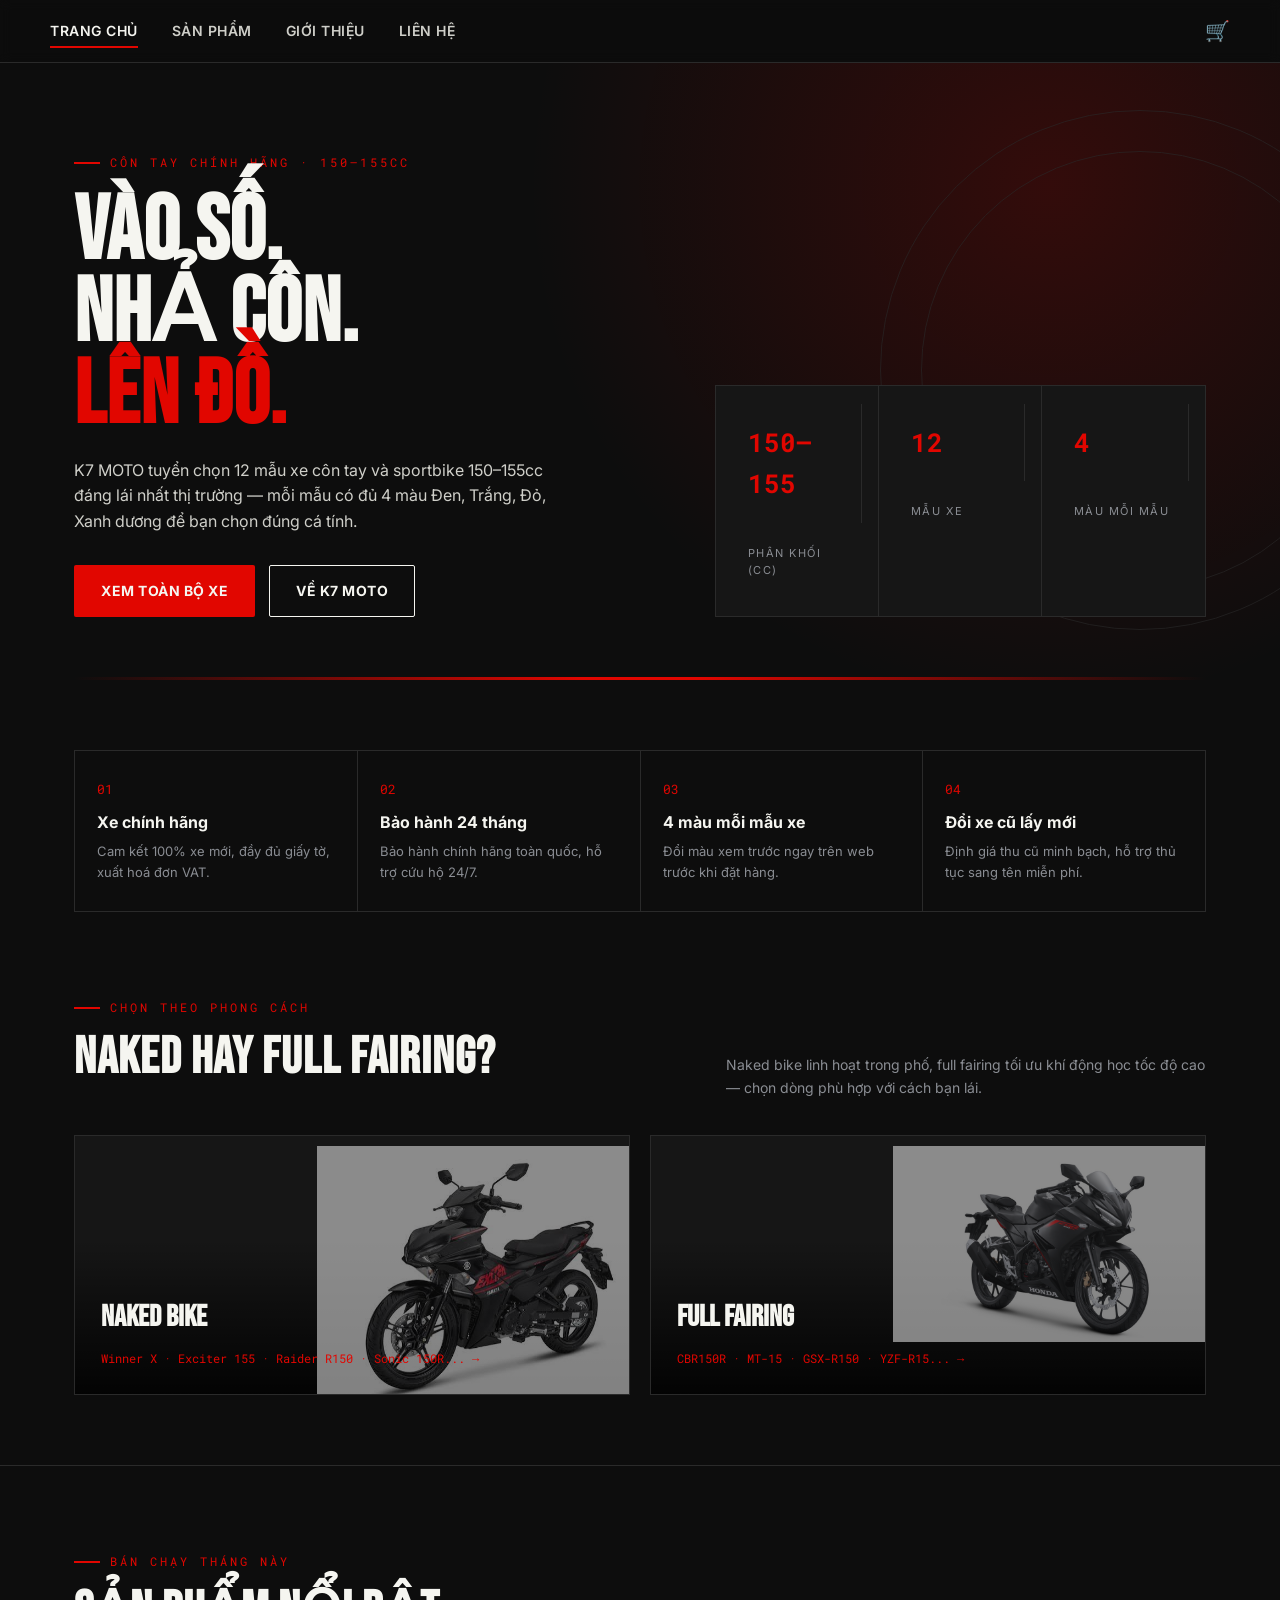
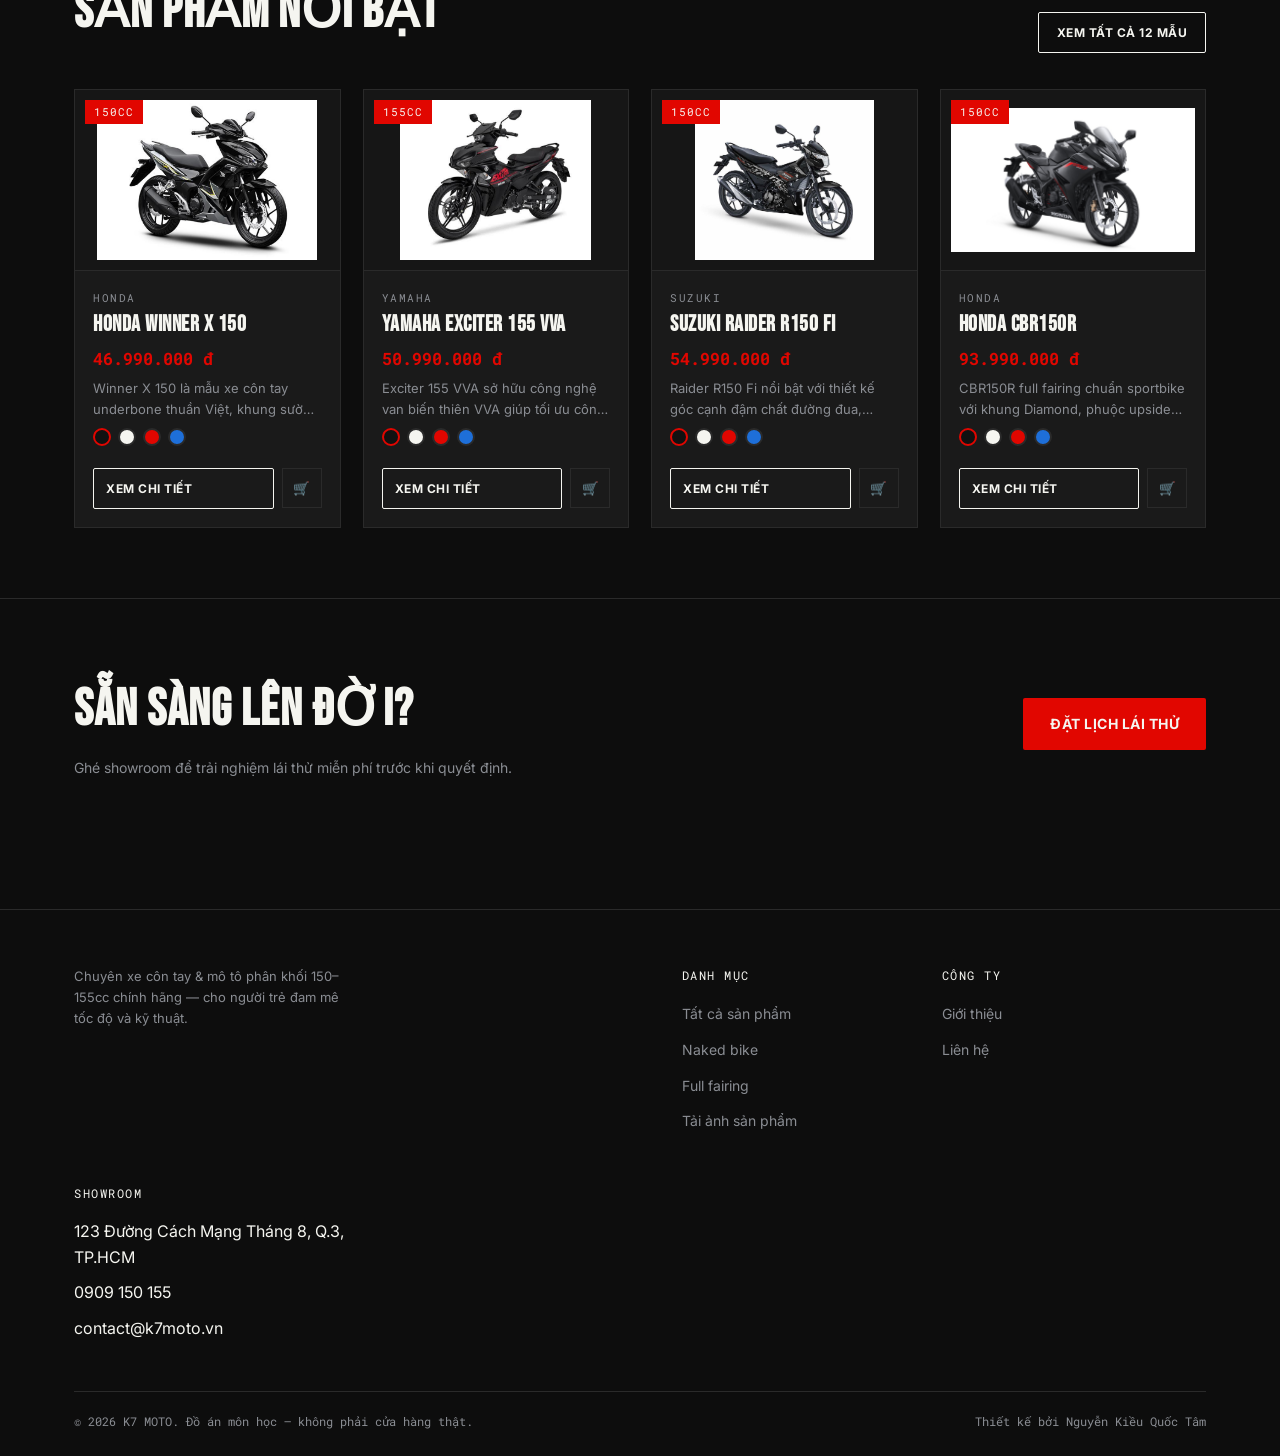
<file: index.html>
<!DOCTYPE html>
<html lang="vi">
<head>
  <meta charset="UTF-8">
  <meta name="viewport" content="width=device-width, initial-scale=1.0">
  <title>K7 MOTO — Xe côn tay & phân khối lớn 150-155cc</title>
  <meta name="description" content="K7 MOTO chuyên xe côn tay và mô tô phân khối 150-155cc, 12 mẫu xe, mỗi xe 4 màu: Đen, Trắng, Đỏ, Xanh dương.">
  <link rel="stylesheet" href="css/style.css">
</head>
<body>

  <header class="site-header">
    <div class="wrap nav">
      <nav class="nav-links">
        <a href="index.html" class="active">Trang chủ</a>
        <a href="html/san-pham.html">Sản phẩm</a>
        <a href="html/gioi-thieu.html">Giới thiệu</a>
        <a href="html/lien-he.html">Liên hệ</a>
      </nav>
      <div class="nav-actions">
        <a href="html/san-pham.html" class="nav-cart" title="Giỏ hàng">🛒<span class="cart-count">0</span></a>
        <button class="nav-toggle" aria-label="Mở menu"><span></span><span></span><span></span></button>
      </div>
    </div>
  </header>

  <section class="hero">
    <div class="hero-dial"></div>
    <div class="wrap hero-inner">
      <div>
        <p class="eyebrow">Côn tay chính hãng · 150–155cc</p>
        <h1 class="hero-title">VÀO SỐ.<br>NHẢ CÔN.<br><span class="accent">LÊN ĐỒ.</span></h1>
        <p class="hero-desc">K7 MOTO tuyển chọn 12 mẫu xe côn tay và sportbike 150–155cc đáng lái nhất thị trường — mỗi mẫu có đủ 4 màu Đen, Trắng, Đỏ, Xanh dương để bạn chọn đúng cá tính.</p>
        <div class="hero-cta">
          <a href="html/san-pham.html" class="btn btn-primary">Xem toàn bộ xe</a>
          <a href="html/gioi-thieu.html" class="btn btn-outline">Về K7 MOTO</a>
        </div>
      </div>
      <div class="spec-strip">
        <div><div class="spec-value">150–155</div><div class="spec-label">Phân khối (cc)</div></div>
        <div><div class="spec-value">12</div><div class="spec-label">Mẫu xe</div></div>
        <div><div class="spec-value">4</div><div class="spec-label">Màu mỗi mẫu</div></div>
      </div>
    </div>
  </section>

  <div class="wrap"><div class="redline"></div></div>

  <section class="section" style="padding-bottom:0;">
    <div class="wrap">
      <div class="usp-grid">
        <div class="usp-item">
          <div class="usp-num">01</div>
          <div class="usp-title">Xe chính hãng</div>
          <div class="usp-text">Cam kết 100% xe mới, đầy đủ giấy tờ, xuất hoá đơn VAT.</div>
        </div>
        <div class="usp-item">
          <div class="usp-num">02</div>
          <div class="usp-title">Bảo hành 24 tháng</div>
          <div class="usp-text">Bảo hành chính hãng toàn quốc, hỗ trợ cứu hộ 24/7.</div>
        </div>
        <div class="usp-item">
          <div class="usp-num">03</div>
          <div class="usp-title">4 màu mỗi mẫu xe</div>
          <div class="usp-text">Đổi màu xem trước ngay trên web trước khi đặt hàng.</div>
        </div>
        <div class="usp-item">
          <div class="usp-num">04</div>
          <div class="usp-title">Đổi xe cũ lấy mới</div>
          <div class="usp-text">Định giá thu cũ minh bạch, hỗ trợ thủ tục sang tên miễn phí.</div>
        </div>
      </div>
    </div>
  </section>

  <section class="section">
    <div class="wrap">
      <div class="section-head">
        <div>
          <p class="eyebrow">Chọn theo phong cách</p>
          <h2 class="section-title">Naked hay Full Fairing?</h2>
        </div>
        <p class="section-sub">Naked bike linh hoạt trong phố, full fairing tối ưu khí động học tốc độ cao — chọn dòng phù hợp với cách bạn lái.</p>
      </div>
      <div class="cat-grid">
        <a href="html/san-pham.html?loai=naked" class="cat-card">
          <img src="assets/img/exciter-155-vva-den.jpg" alt="Naked bike">
          <h3 class="cat-title">Naked Bike</h3>
          <span class="cat-link">Winner X · Exciter 155 · Raider R150 · Sonic 150R... →</span>
        </a>
        <a href="html/san-pham.html?loai=fullfairing" class="cat-card">
         <img src="assets/img/cbr150r-den.jpg" alt="Full fairing">
          <h3 class="cat-title">Full Fairing</h3>
          <span class="cat-link">CBR150R · MT-15 · GSX-R150 · YZF-R15... →</span>
        </a>
      </div>
    </div>
  </section>

  <section class="section" style="border-top:1px solid var(--line);">
    <div class="wrap">
      <div class="section-head">
        <div>
          <p class="eyebrow">Bán chạy tháng này</p>
          <h2 class="section-title">Sản phẩm nổi bật</h2>
        </div>
        <a href="html/san-pham.html" class="btn btn-outline btn-sm">Xem tất cả 12 mẫu</a>
      </div>
      <div id="product-list-featured" class="row"></div>
    </div>
  </section>

  <section class="section" style="border-top:1px solid var(--line);">
    <div class="wrap" style="display:flex; align-items:center; justify-content:space-between; flex-wrap:wrap; gap:20px;">
      <div>
        <h2 class="section-title" style="margin-bottom:6px;">Sẵn sàng lên đời?</h2>
        <p class="section-sub">Ghé showroom để trải nghiệm lái thử miễn phí trước khi quyết định.</p>
      </div>
      <a href="html/lien-he.html" class="btn btn-primary">Đặt lịch lái thử</a>
    </div>
  </section>

  <footer class="site-footer">
    <div class="wrap">
      <div class="footer-grid">
        <div>
          <a href="index.html" class="footer-logo">
          <p class="footer-desc">Chuyên xe côn tay & mô tô phân khối 150–155cc chính hãng — cho người trẻ đam mê tốc độ và kỹ thuật.</p>
        </div>
        <div>
          <p class="footer-heading">Danh mục</p>
          <ul class="footer-links">
            <li><a href="html/san-pham.html">Tất cả sản phẩm</a></li>
            <li><a href="html/san-pham.html?loai=naked">Naked bike</a></li>
            <li><a href="html/san-pham.html?loai=fullfairing">Full fairing</a></li>
            <li><a href="html/tai-anh.html">Tải ảnh sản phẩm</a></li>
          </ul>
        </div>
        <div>
          <p class="footer-heading">Công ty</p>
          <ul class="footer-links">
            <li><a href="html/gioi-thieu.html">Giới thiệu</a></li>
            <li><a href="html/lien-he.html">Liên hệ</a></li>
          </ul>
        </div>
        <div>
          <p class="footer-heading">Showroom</p>
          <ul class="footer-links">
            <li>123 Đường Cách Mạng Tháng 8, Q.3, TP.HCM</li>
            <li>0909 150 155</li>
            <li>contact@k7moto.vn</li>
          </ul>
        </div>
      </div>
      <div class="footer-bottom">
        <span>© 2026 K7 MOTO. Đồ án môn học — không phải cửa hàng thật.</span>
        <span>Thiết kế bởi Nguyễn Kiều Quốc Tâm</span>
      </div>
    </div>
  </footer>

  <script src="js/script.js"></script>
</body>
</html>
</file>
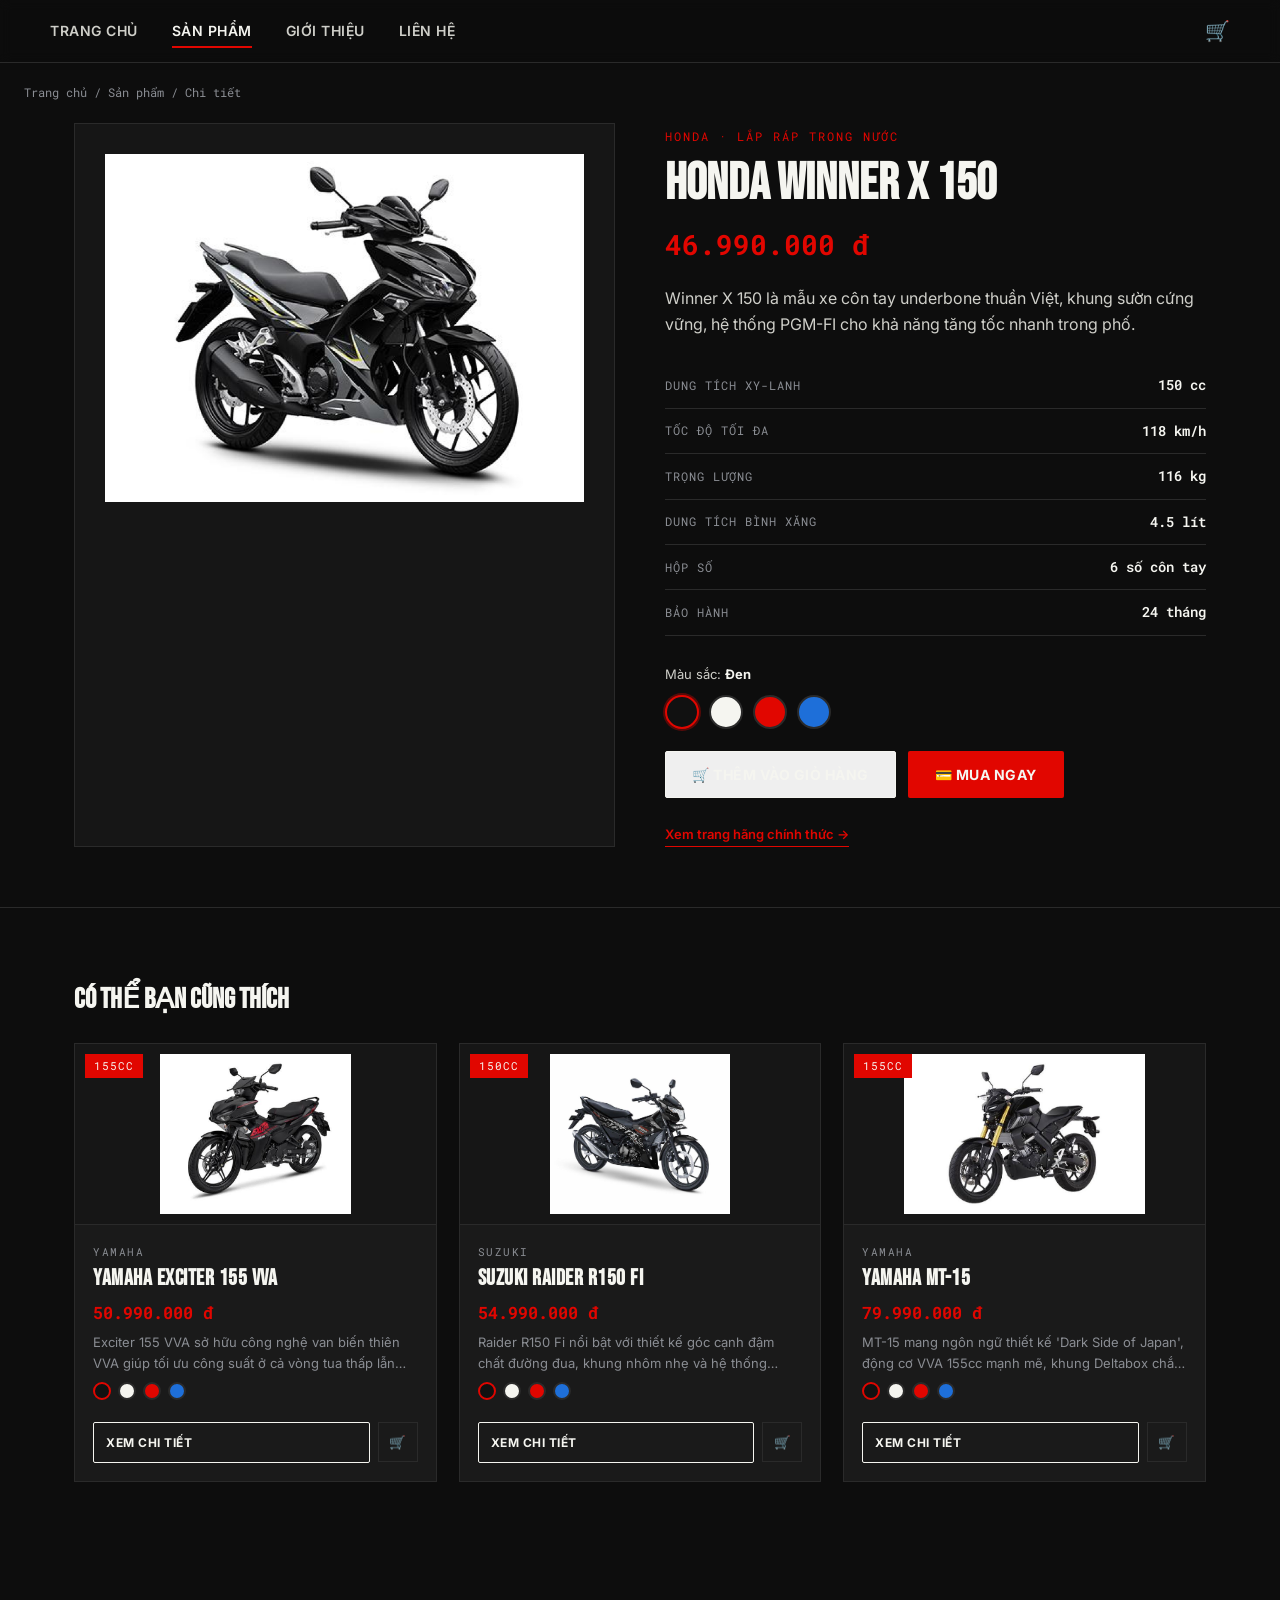
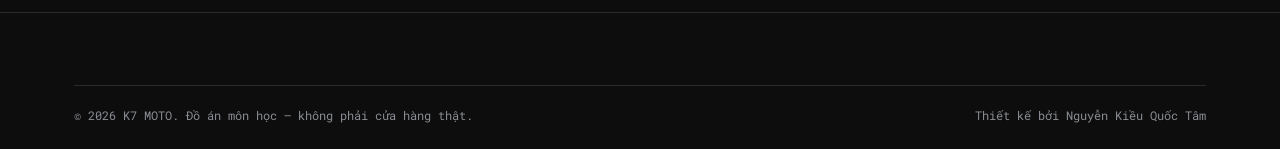
<file: html/chi-tiet.html>
<!DOCTYPE html>
<html lang="vi">
<head>
  <meta charset="UTF-8">
  <meta name="viewport" content="width=device-width, initial-scale=1.0">
  <title>Chi tiết sản phẩm — K7 MOTO</title>
  <link rel="stylesheet" href="../css/style.css">
</head>
<body>

  <header class="site-header">
    <div class="wrap nav">
      <nav class="nav-links">
        <a href="../index.html">Trang chủ</a>
        <a href="san-pham.html" class="active">Sản phẩm</a>
        <a href="gioi-thieu.html">Giới thiệu</a>
        <a href="lien-he.html">Liên hệ</a>
      </nav>
      <div class="nav-actions">
        <a href="san-pham.html" class="nav-cart" title="Giỏ hàng">🛒<span class="cart-count">0</span></a>
        <button class="nav-toggle" aria-label="Mở menu"><span></span><span></span><span></span></button>
      </div>
    </div>
  </header>

  <div class="wrap breadcrumb"><a href="../index.html">Trang chủ</a> / <a href="san-pham.html">Sản phẩm</a> / Chi tiết</div>

  <section class="wrap">
    <div class="detail-grid" id="product-detail">
      <!-- Nội dung được render động bởi script.js dựa vào ?masp=&mau= trên URL -->
    </div>
  </section>

  <section class="section" style="border-top:1px solid var(--line);">
    <div class="wrap">
      <h2 class="related-title">Có thể bạn cũng thích</h2>
      <div id="related-list" class="row"></div>
    </div>
  </section>

  <footer class="site-footer">
    <div class="wrap">
      <p style="margin-bottom:16px;"></p>
      <div class="footer-bottom">
        <span>© 2026 K7 MOTO. Đồ án môn học — không phải cửa hàng thật.</span>
        <span>Thiết kế bởi Nguyễn Kiều Quốc Tâm</span>
      </div>
    </div>
  </footer>

  <script src="../js/script.js"></script>
</body>
</html>
</file>
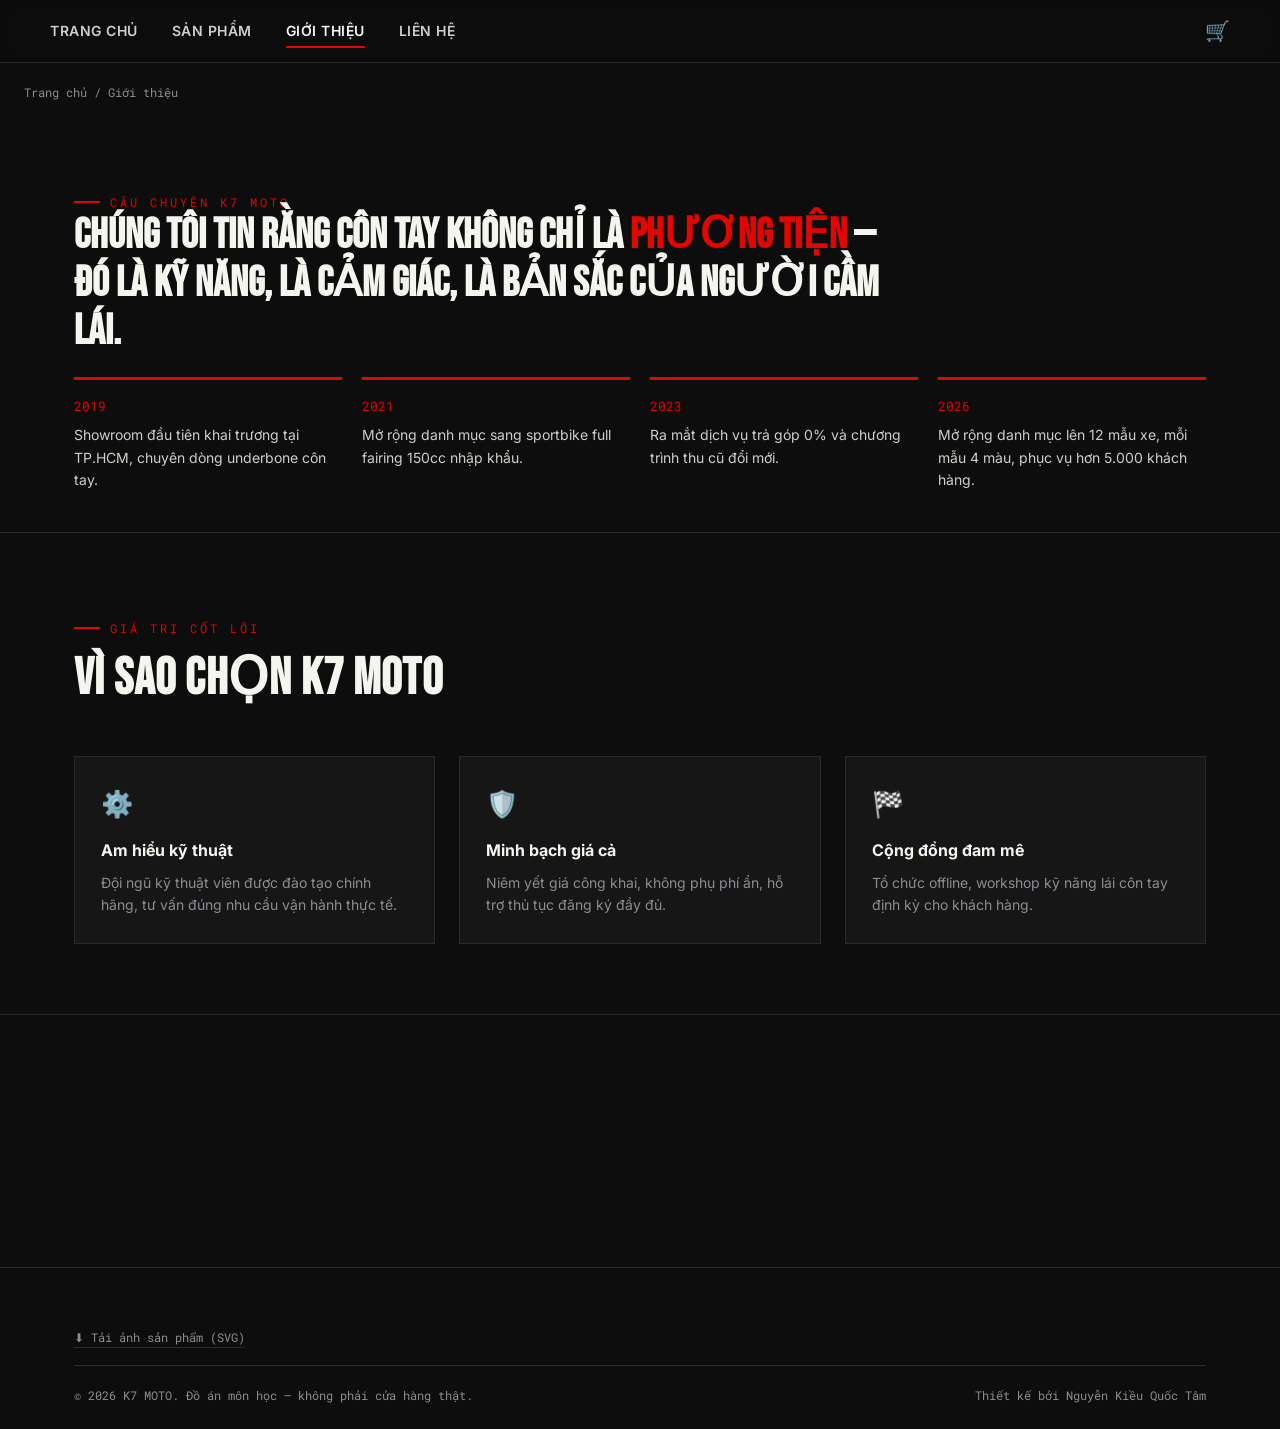
<file: html/gioi-thieu.html>
<!DOCTYPE html>
<html lang="vi">
<head>
  <meta charset="UTF-8">
  <meta name="viewport" content="width=device-width, initial-scale=1.0">
  <title>Giới thiệu — K7 MOTO</title>
  <link rel="stylesheet" href="../css/style.css">
</head>
<body>

  <header class="site-header">
    <div class="wrap nav">
      <nav class="nav-links">
        <a href="../index.html">Trang chủ</a>
        <a href="san-pham.html">Sản phẩm</a>
        <a href="gioi-thieu.html" class="active">Giới thiệu</a>
        <a href="lien-he.html">Liên hệ</a>
      </nav>
      <div class="nav-actions">
        <a href="san-pham.html" class="nav-cart" title="Giỏ hàng">🛒<span class="cart-count">0</span></a>
        <button class="nav-toggle" aria-label="Mở menu"><span></span><span></span><span></span></button>
      </div>
    </div>
  </header>

  <div class="wrap breadcrumb"><a href="../index.html">Trang chủ</a> / Giới thiệu</div>

  <section class="about-hero">
    <div class="wrap">
      <p class="eyebrow">Câu chuyện K7 MOTO</p>
      <h1 class="about-lead">Chúng tôi tin rằng côn tay không chỉ là <span class="accent">phương tiện</span> — đó là kỹ năng, là cảm giác, là bản sắc của người cầm lái.</h1>
      <div class="timeline">
        <div class="timeline-item">
          <div class="timeline-year">2019</div>
          <div class="timeline-text">Showroom đầu tiên khai trương tại TP.HCM, chuyên dòng underbone côn tay.</div>
        </div>
        <div class="timeline-item">
          <div class="timeline-year">2021</div>
          <div class="timeline-text">Mở rộng danh mục sang sportbike full fairing 150cc nhập khẩu.</div>
        </div>
        <div class="timeline-item">
          <div class="timeline-year">2023</div>
          <div class="timeline-text">Ra mắt dịch vụ trả góp 0% và chương trình thu cũ đổi mới.</div>
        </div>
        <div class="timeline-item">
          <div class="timeline-year">2026</div>
          <div class="timeline-text">Mở rộng danh mục lên 12 mẫu xe, mỗi mẫu 4 màu, phục vụ hơn 5.000 khách hàng.</div>
        </div>
      </div>
    </div>
  </section>

  <section class="section">
    <div class="wrap">
      <div class="section-head">
        <div>
          <p class="eyebrow">Giá trị cốt lõi</p>
          <h2 class="section-title">Vì sao chọn K7 MOTO</h2>
        </div>
      </div>
      <div class="value-grid">
        <div class="value-card">
          <div class="value-icon">⚙️</div>
          <div class="value-title">Am hiểu kỹ thuật</div>
          <div class="value-text">Đội ngũ kỹ thuật viên được đào tạo chính hãng, tư vấn đúng nhu cầu vận hành thực tế.</div>
        </div>
        <div class="value-card">
          <div class="value-icon">🛡️</div>
          <div class="value-title">Minh bạch giá cả</div>
          <div class="value-text">Niêm yết giá công khai, không phụ phí ẩn, hỗ trợ thủ tục đăng ký đầy đủ.</div>
        </div>
        <div class="value-card">
          <div class="value-icon">🏁</div>
          <div class="value-title">Cộng đồng đam mê</div>
          <div class="value-text">Tổ chức offline, workshop kỹ năng lái côn tay định kỳ cho khách hàng.</div>
        </div>
      </div>
    </div>
  </section>

  <section class="section" style="border-top:1px solid var(--line);">
    <div class="wrap">
      <div class="section-head">
        <div>

      </div>
    </div>
  </section>

  <footer class="site-footer">
    <div class="wrap">
      <p style="margin-bottom:16px;"><a href="tai-anh.html" style="color:var(--gray); font-family:var(--font-mono); font-size:12px; border-bottom:1px solid var(--line); padding-bottom:2px;">⬇ Tải ảnh sản phẩm (SVG)</a></p>
      <div class="footer-bottom">
        <span>© 2026 K7 MOTO. Đồ án môn học — không phải cửa hàng thật.</span>
        <span>Thiết kế bởi Nguyễn Kiều Quốc Tâm</span>
      </div>
    </div>
  </footer>

  <script src="../js/script.js"></script>
</body>
</html>
</file>
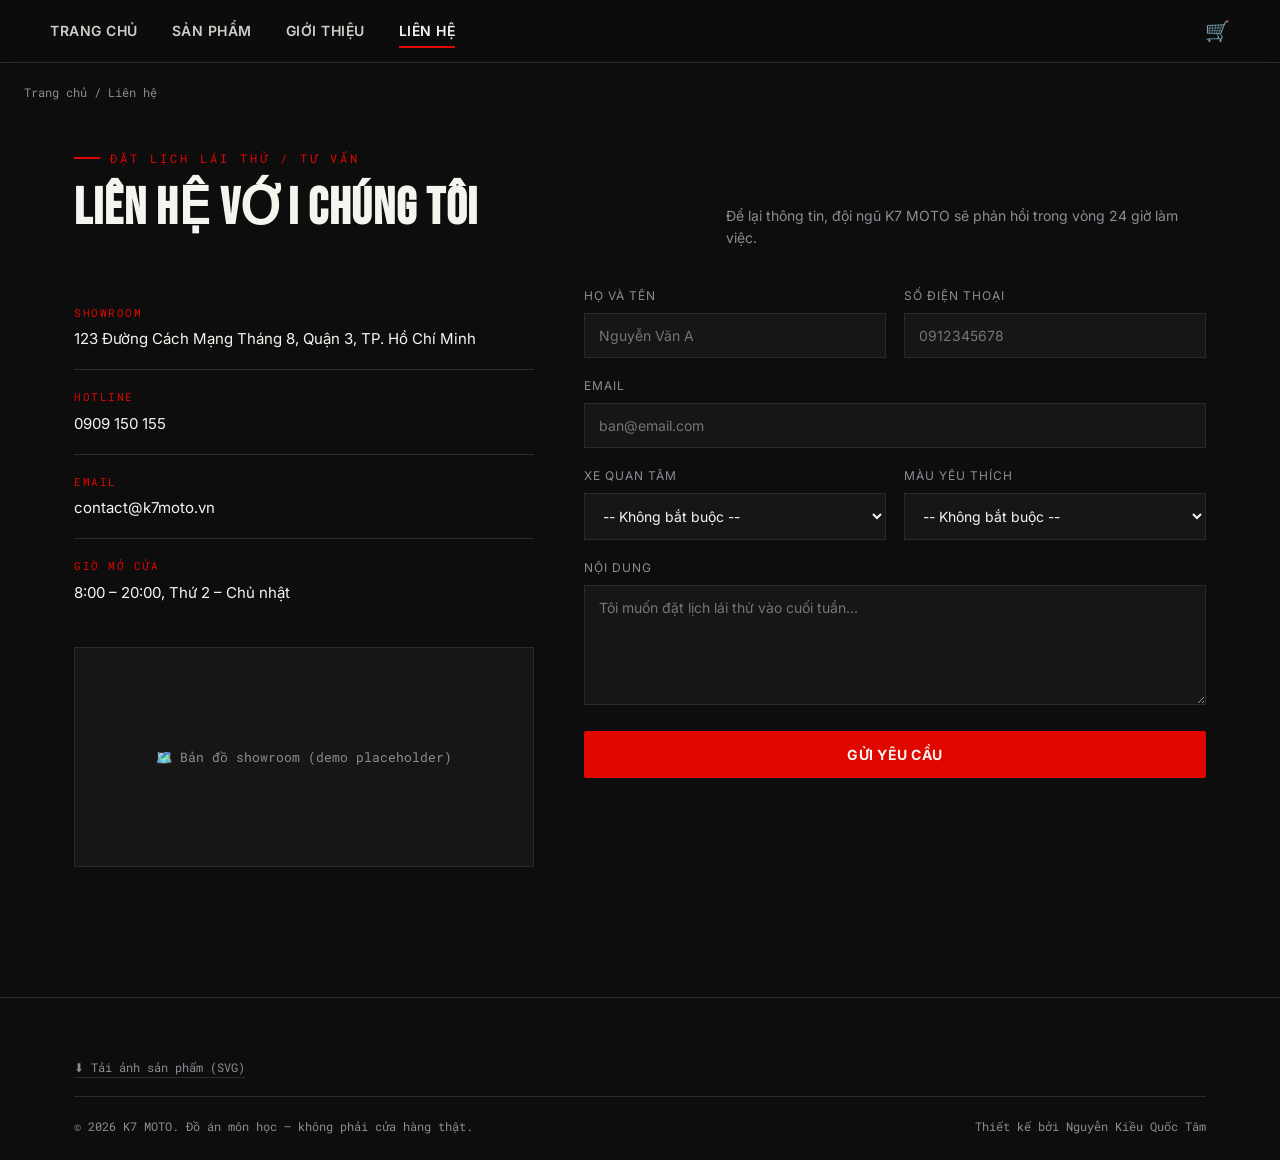
<file: html/lien-he.html>
<!DOCTYPE html>
<html lang="vi">
<head>
  <meta charset="UTF-8">
  <meta name="viewport" content="width=device-width, initial-scale=1.0">
  <title>Liên hệ — K7 MOTO</title>
  <link rel="stylesheet" href="../css/style.css">
</head>
<body>

  <header class="site-header">
    <div class="wrap nav">
      <nav class="nav-links">
        <a href="../index.html">Trang chủ</a>
        <a href="san-pham.html">Sản phẩm</a>
        <a href="gioi-thieu.html">Giới thiệu</a>
        <a href="lien-he.html" class="active">Liên hệ</a>
      </nav>
      <div class="nav-actions">
        <a href="san-pham.html" class="nav-cart" title="Giỏ hàng">🛒<span class="cart-count">0</span></a>
        <button class="nav-toggle" aria-label="Mở menu"><span></span><span></span><span></span></button>
      </div>
    </div>
  </header>

  <div class="wrap breadcrumb"><a href="../index.html">Trang chủ</a> / Liên hệ</div>

  <section class="section" style="padding-top:10px;">
    <div class="wrap">
      <div class="section-head">
        <div>
          <p class="eyebrow">Đặt lịch lái thử / tư vấn</p>
          <h1 class="section-title">Liên hệ với chúng tôi</h1>
        </div>
        <p class="section-sub">Để lại thông tin, đội ngũ K7 MOTO sẽ phản hồi trong vòng 24 giờ làm việc.</p>
      </div>

      <div class="contact-grid">
        <div>
          <div class="contact-info-item">
            <div class="contact-info-label">Showroom</div>
            <div class="contact-info-value">123 Đường Cách Mạng Tháng 8, Quận 3, TP. Hồ Chí Minh</div>
          </div>
          <div class="contact-info-item">
            <div class="contact-info-label">Hotline</div>
            <div class="contact-info-value">0909 150 155</div>
          </div>
          <div class="contact-info-item">
            <div class="contact-info-label">Email</div>
            <div class="contact-info-value">contact@k7moto.vn</div>
          </div>
          <div class="contact-info-item">
            <div class="contact-info-label">Giờ mở cửa</div>
            <div class="contact-info-value">8:00 – 20:00, Thứ 2 – Chủ nhật</div>
          </div>
          <div class="map-frame">🗺️ Bản đồ showroom (demo placeholder)</div>
        </div>

        <form id="contact-form" novalidate>
          <div class="form-row">
            <div class="form-group" id="group-name">
              <label for="name">Họ và tên</label>
              <input type="text" id="name" name="name" placeholder="Nguyễn Văn A" required>
              <span class="field-error"></span>
            </div>
            <div class="form-group" id="group-phone">
              <label for="phone">Số điện thoại</label>
              <input type="tel" id="phone" name="phone" placeholder="0912345678" required>
              <span class="field-error"></span>
            </div>
          </div>

          <div class="form-group" id="group-email">
            <label for="email">Email</label>
            <input type="email" id="email" name="email" placeholder="ban@email.com" required>
            <span class="field-error"></span>
          </div>

          <div class="form-row">
            <div class="form-group">
              <label for="model">Xe quan tâm</label>
              <select id="model" name="model">
                <option value="">-- Không bắt buộc --</option>
                <option value="winner-x-150">Honda Winner X 150</option>
                <option value="exciter-155-vva">Yamaha Exciter 155 VVA</option>
                <option value="raider-r150-fi">Suzuki Raider R150 Fi</option>
                <option value="cbr150r">Honda CBR150R</option>
                <option value="mt-15">Yamaha MT-15</option>
                <option value="gsx-r150">Suzuki GSX-R150</option>
                <option value="sonic-150r">Honda Sonic 150R</option>
                <option value="yzf-r15">Yamaha YZF-R15</option>
                <option value="satria-f150">Suzuki Satria F150</option>
                <option value="ninja-rr-mono">Kawasaki Ninja RR Mono 150</option>
                <option value="supra-gtr-150">Honda Supra GTR 150</option>
                <option value="mx-king-150">Yamaha Jupiter MX King 150</option>
              </select>
            </div>
            <div class="form-group">
              <label for="color">Màu yêu thích</label>
              <select id="color" name="color">
                <option value="">-- Không bắt buộc --</option>
                <option value="den">Đen</option>
                <option value="trang">Trắng</option>
                <option value="do">Đỏ</option>
                <option value="xanh">Xanh dương</option>
              </select>
            </div>
          </div>

          <div class="form-group" id="group-message">
            <label for="message">Nội dung</label>
            <textarea id="message" name="message" placeholder="Tôi muốn đặt lịch lái thử vào cuối tuần..." required></textarea>
            <span class="field-error"></span>
          </div>

          <button type="submit" class="btn btn-primary btn-block">Gửi yêu cầu</button>
          <div class="form-success"></div>
        </form>
      </div>
    </div>
  </section>

  <footer class="site-footer">
    <div class="wrap">
      <p style="margin-bottom:16px;"><a href="tai-anh.html" style="color:var(--gray); font-family:var(--font-mono); font-size:12px; border-bottom:1px solid var(--line); padding-bottom:2px;">⬇ Tải ảnh sản phẩm (SVG)</a></p>
      <div class="footer-bottom">
        <span>© 2026 K7 MOTO. Đồ án môn học — không phải cửa hàng thật.</span>
        <span>Thiết kế bởi Nguyễn Kiều Quốc Tâm</span>
      </div>
    </div>
  </footer>

  <script src="../js/script.js"></script>
</body>
</html>
</file>
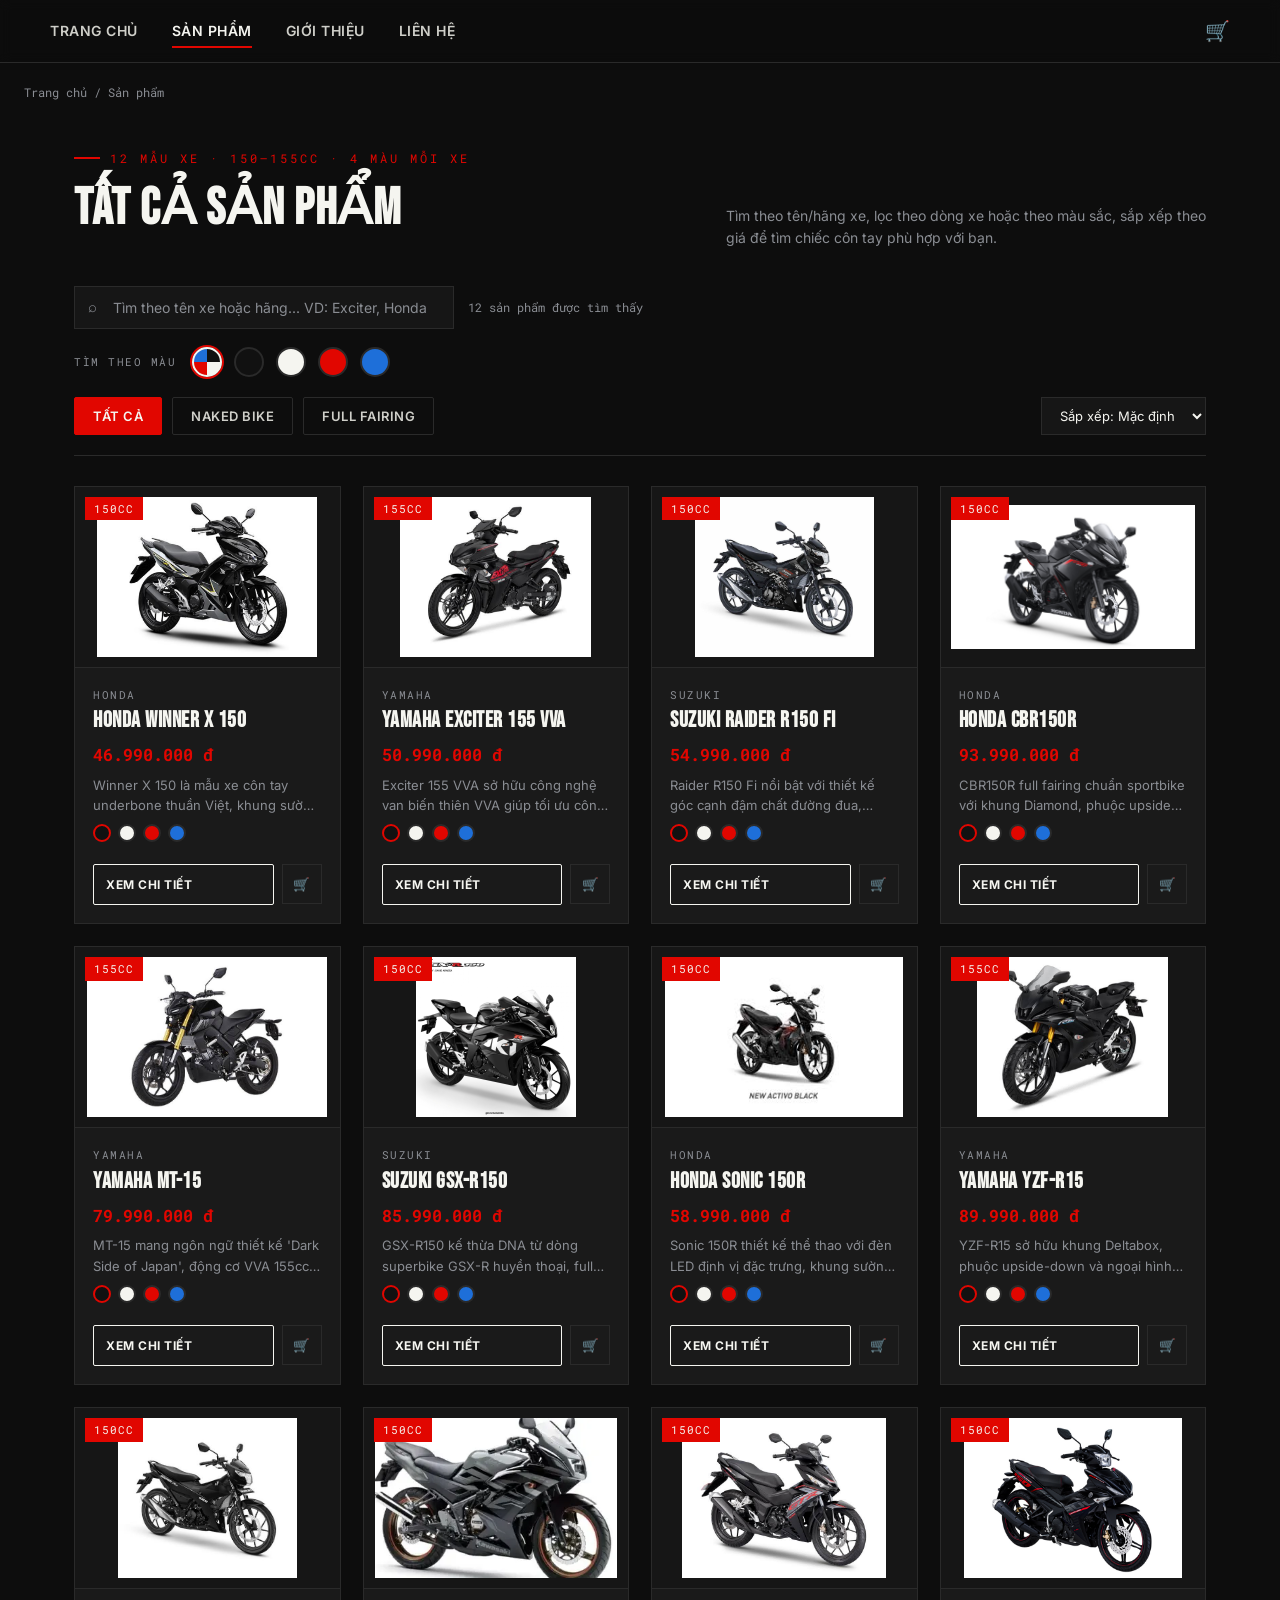
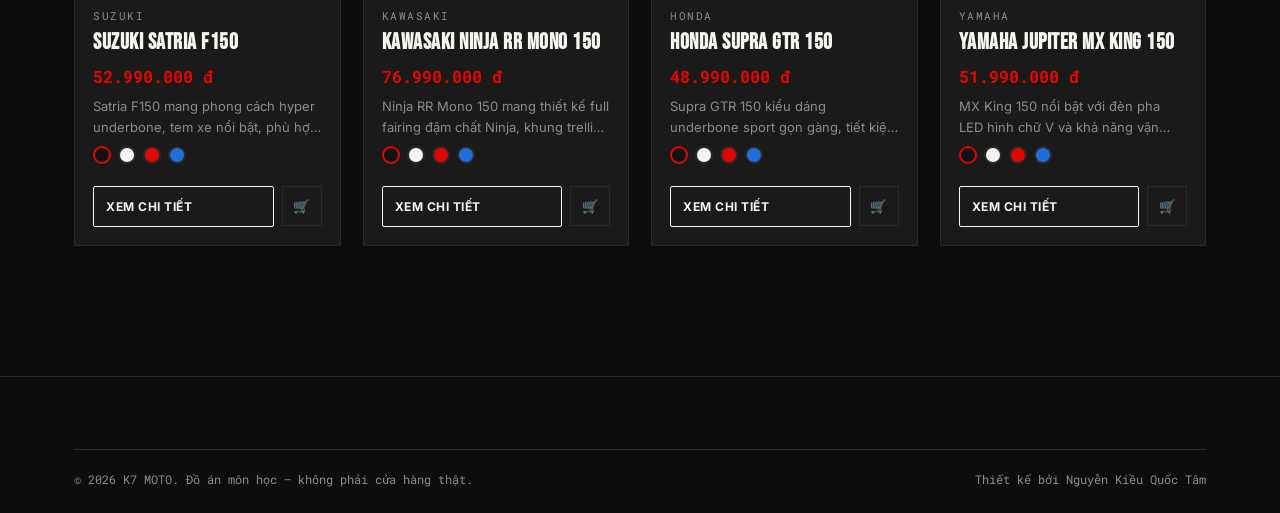
<file: html/san-pham.html>
<!DOCTYPE html>
<html lang="vi">
<head>
  <meta charset="UTF-8">
  <meta name="viewport" content="width=device-width, initial-scale=1.0">
  <title>Sản phẩm — K7 MOTO</title>
  <link rel="stylesheet" href="../css/style.css">
</head>
<body>

  <header class="site-header">
    <div class="wrap nav">
      <nav class="nav-links">
        <a href="../index.html">Trang chủ</a>
        <a href="san-pham.html" class="active">Sản phẩm</a>
        <a href="gioi-thieu.html">Giới thiệu</a>
        <a href="lien-he.html">Liên hệ</a>
      </nav>
      <div class="nav-actions">
        <a href="san-pham.html" class="nav-cart" title="Giỏ hàng">🛒<span class="cart-count">0</span></a>
        <button class="nav-toggle" aria-label="Mở menu"><span></span><span></span><span></span></button>
      </div>
    </div>
  </header>

  <div class="wrap breadcrumb"><a href="../index.html">Trang chủ</a> / Sản phẩm</div>

  <section class="section" style="padding-top:10px;">
    <div class="wrap">
      <div class="section-head">
        <div>
          <p class="eyebrow">12 mẫu xe · 150–155cc · 4 màu mỗi xe</p>
          <h1 class="section-title">Tất cả sản phẩm</h1>
        </div>
        <p class="section-sub">Tìm theo tên/hãng xe, lọc theo dòng xe hoặc theo màu sắc, sắp xếp theo giá để tìm chiếc côn tay phù hợp với bạn.</p>
      </div>

      <div class="search-row">
        <div class="search-box">
          <input type="text" id="search-input" placeholder="Tìm theo tên xe hoặc hãng... VD: Exciter, Honda">
        </div>
        <span class="result-count" id="result-count"></span>
      </div>

      <div class="color-filter-row">
        <span class="color-filter-label">Tìm theo màu</span>
        <button type="button" class="color-filter-btn all-colors active" data-color="all" title="Tất cả màu" aria-label="Tất cả màu"></button>
        <button type="button" class="color-filter-btn" data-color="den" style="background:#111111" title="Đen" aria-label="Màu Đen"></button>
        <button type="button" class="color-filter-btn" data-color="trang" style="background:#f5f5f0" title="Trắng" aria-label="Màu Trắng"></button>
        <button type="button" class="color-filter-btn" data-color="do" style="background:#e10600" title="Đỏ" aria-label="Màu Đỏ"></button>
        <button type="button" class="color-filter-btn" data-color="xanh" style="background:#1e6fd9" title="Xanh dương" aria-label="Màu Xanh dương"></button>
      </div>

      <div class="filter-bar">
        <button class="filter-btn active" data-category="all">Tất cả</button>
        <button class="filter-btn" data-category="naked">Naked bike</button>
        <button class="filter-btn" data-category="fullfairing">Full fairing</button>
        <select class="sort-select" aria-label="Sắp xếp">
          <option value="default">Sắp xếp: Mặc định</option>
          <option value="price-asc">Giá: Thấp đến cao</option>
          <option value="price-desc">Giá: Cao đến thấp</option>
          <option value="cc-desc">Dung tích xy-lanh</option>
        </select>
      </div>

      <div id="product-list"></div>
    </div>
  </section>

  <footer class="site-footer">
    <div class="wrap">
      <p style="margin-bottom:16px;"></p>
      <div class="footer-bottom">
        <span>© 2026 K7 MOTO. Đồ án môn học — không phải cửa hàng thật.</span>
        <span>Thiết kế bởi Nguyễn Kiều Quốc Tâm</span>
      </div>
    </div>
  </footer>

  <script src="../js/script.js"></script>
  <script>
    // Nếu đến từ liên kết danh mục ở trang chủ (?loai=naked / fullfairing), tự bấm bộ lọc tương ứng
    const initialCat = new URLSearchParams(window.location.search).get("loai");
    if (initialCat) {
      window.addEventListener("DOMContentLoaded", () => {
        const btn = document.querySelector(`.filter-btn[data-category="${initialCat}"]`);
        if (btn) btn.click();
      });
    }
  </script>
</body>
</html>
</file>
<file: css/style.css>
/* =========================================================
   K7 MOTO — website bán xe côn tay & phân khối 150-155cc
   Design tokens: đen nhựa đường / trắng / đỏ vạch tua máy
   ========================================================= */
@import url('https://fonts.googleapis.com/css2?family=Bebas+Neue&family=Inter:wght@400;500;600;700;800&family=Roboto+Mono:wght@400;500;700&display=swap');

:root{
  --black:        #0d0d0d;
  --black-soft:   #161616;
  --black-card:   #1a1a1a;
  --white:        #f5f5f0;
  --white-dim:    #cfcfc9;
  --red:          #e10600;
  --red-dark:     #a30000;
  --gray:         #8a8d93;
  --line:         #2a2a2a;

  --font-display: 'Bebas Neue', Impact, sans-serif;
  --font-body:    'Inter', -apple-system, Segoe UI, sans-serif;
  --font-mono:    'Roboto Mono', monospace;

  --container: 1180px;
}

*{ margin:0; padding:0; box-sizing:border-box; }
html{ scroll-behavior:smooth; }

body{
  background:var(--black);
  color:var(--white);
  font-family:var(--font-body);
  line-height:1.6;
  -webkit-font-smoothing:antialiased;
}

img{ max-width:100%; display:block; }
a{ color:inherit; text-decoration:none; }
ul{ list-style:none; }
button{ font-family:inherit; cursor:pointer; }

.wrap{ max-width:var(--container); margin:0 auto; padding:0 24px; }

a:focus-visible, button:focus-visible, input:focus-visible, textarea:focus-visible, select:focus-visible{
  outline:2px solid var(--red);
  outline-offset:3px;
}

@media (prefers-reduced-motion: reduce){
  *{ animation-duration:0.01ms !important; transition-duration:0.01ms !important; scroll-behavior:auto !important; }
}

.eyebrow{
  font-family:var(--font-mono);
  font-size:12px;
  letter-spacing:3px;
  text-transform:uppercase;
  color:var(--red);
  display:flex;
  align-items:center;
  gap:10px;
}
.eyebrow::before{ content:""; width:26px; height:2px; background:var(--red); display:inline-block; }

.redline{
  height:3px;
  width:100%;
  background:linear-gradient(90deg, var(--black) 0%, var(--red) 45%, var(--red) 55%, var(--black) 100%);
}

/* =========================================================
   HEADER / NAV
   ========================================================= */
.site-header{
  position:sticky; top:0; z-index:100;
  background:rgba(13,13,13,0.92);
  backdrop-filter:blur(6px);
  border-bottom:1px solid var(--line);
}
.nav{ display:flex; align-items:center; justify-content:space-between; padding:14px 0; }
.nav-logo img{ height:34px; width:auto; }
.nav-links{ display:flex; gap:34px; font-weight:600; font-size:14px; text-transform:uppercase; letter-spacing:0.5px; }
.nav-links a{ position:relative; padding:6px 0; color:var(--white-dim); transition:color .2s; }
.nav-links a:hover, .nav-links a.active{ color:var(--white); }
.nav-links a.active::after{ content:""; position:absolute; left:0; right:0; bottom:0; height:2px; background:var(--red); }
.nav-actions{ display:flex; align-items:center; gap:16px; }
.nav-cart{ position:relative; font-size:20px; color:var(--white); }
.nav-cart .cart-count{
  position:absolute; top:-8px; right:-12px;
  background:var(--red); color:var(--white);
  font-family:var(--font-mono); font-size:11px;
  min-width:18px; height:18px; border-radius:9px;
  display:flex; align-items:center; justify-content:center; padding:0 4px;
}
.nav-toggle{ display:none; flex-direction:column; gap:5px; background:none; border:none; }
.nav-toggle span{ width:24px; height:2px; background:var(--white); }

/* =========================================================
   HERO
   ========================================================= */
.hero{
  position:relative; overflow:hidden;
  padding:90px 0 60px;
  background:
    radial-gradient(circle at 82% 20%, rgba(225,6,0,0.18), transparent 45%),
    var(--black);
}
.hero-dial{
  position:absolute; right:-120px; top:50%; transform:translateY(-50%);
  width:520px; height:520px; border-radius:50%;
  border:1px solid var(--line);
  opacity:0.6;
}
.hero-dial::before{ content:""; position:absolute; inset:40px; border-radius:50%; border:1px solid var(--line); }
.hero-dial::after{
  content:"";
  position:absolute; inset:0; border-radius:50%;
  background:conic-gradient(from 210deg, transparent 0deg, transparent 210deg, var(--red) 245deg, var(--red) 260deg, transparent 262deg);
  mask:radial-gradient(circle, transparent 58%, black 59%);
}
.hero-inner{ position:relative; z-index:2; display:grid; grid-template-columns:1.1fr 0.9fr; gap:40px; align-items:end; }
.hero-title{
  font-family:var(--font-display);
  font-size:clamp(52px, 7vw, 96px);
  line-height:0.92; letter-spacing:1px; text-transform:uppercase;
  margin:18px 0 20px;
}
.hero-title .accent{ color:var(--red); }
.hero-desc{ color:var(--white-dim); font-size:16px; max-width:480px; margin-bottom:30px; }
.hero-cta{ display:flex; gap:14px; flex-wrap:wrap; }

.btn{
  display:inline-flex; align-items:center; gap:8px;
  padding:14px 26px; font-weight:700; font-size:14px;
  text-transform:uppercase; letter-spacing:0.5px;
  border-radius:2px; border:1px solid transparent;
  transition:transform .15s, background .2s, color .2s, border-color .2s;
}
.btn-primary{ background:var(--red); color:var(--white); }
.btn-primary:hover{ background:var(--red-dark); transform:translateY(-2px); }
.btn-outline{ border-color:var(--white); color:var(--white); }
.btn-outline:hover{ background:var(--white); color:var(--black); }
.btn-block{ width:100%; justify-content:center; }
.btn-sm{ padding:10px 18px; font-size:12px; }

.spec-strip{ display:grid; grid-template-columns:repeat(3, 1fr); border:1px solid var(--line); background:var(--black-soft); }
.spec-strip div{ padding:18px 16px; border-right:1px solid var(--line); }
.spec-strip div:last-child{ border-right:none; }
.spec-value{ font-family:var(--font-mono); font-size:26px; font-weight:700; color:var(--red); }
.spec-label{ font-size:11px; letter-spacing:1.5px; text-transform:uppercase; color:var(--gray); margin-top:4px; }

/* =========================================================
   SECTION SHELL
   ========================================================= */
.section{ padding:70px 0; }
.section-head{ display:flex; align-items:flex-end; justify-content:space-between; gap:20px; margin:16px 0 36px; flex-wrap:wrap; }
.section-title{ font-family:var(--font-display); font-size:clamp(34px,4vw,52px); text-transform:uppercase; letter-spacing:1px; }
.section-sub{ color:var(--gray); max-width:480px; font-size:14px; }

/* =========================================================
   TÌM KIẾM SẢN PHẨM
   ========================================================= */
.search-row{ display:flex; align-items:center; gap:14px; margin-bottom:18px; flex-wrap:wrap; }
.search-box{ position:relative; flex:1; max-width:380px; }
.search-box::before{
  content:"⌕"; position:absolute; left:14px; top:50%; transform:translateY(-50%);
  font-size:15px; color:var(--gray);
}
.search-box input{
  width:100%; background:var(--black-soft); border:1px solid var(--line); color:var(--white);
  padding:12px 14px 12px 38px; font-family:var(--font-body); font-size:14px;
}
.search-box input::placeholder{ color:var(--gray); }
.search-box input:focus{ border-color:var(--red); outline:none; }
.result-count{ font-family:var(--font-mono); font-size:12px; color:var(--gray); }

/* =========================================================
   LỌC THEO MÀU
   ========================================================= */
.color-filter-row{ display:flex; align-items:center; gap:12px; flex-wrap:wrap; margin-bottom:20px; }
.color-filter-label{ font-family:var(--font-mono); font-size:11px; letter-spacing:1.5px; text-transform:uppercase; color:var(--gray); margin-right:4px; }
.color-filter-btn{
  width:30px; height:30px; border-radius:50%;
  border:2px solid var(--line); cursor:pointer;
  transition:border-color .2s, transform .2s;
  padding:0;
}
.color-filter-btn:hover{ transform:translateY(-2px); }
.color-filter-btn.active{ border-color:var(--white); box-shadow:0 0 0 2px var(--red); }
.color-filter-btn.all-colors{
  background:conic-gradient(#111111 0 25%, #f5f5f0 25% 50%, #e10600 50% 75%, #1e6fd9 75% 100%);
}

/* =========================================================
   BỘ LỌC DÒNG XE + SẮP XẾP
   ========================================================= */
.filter-bar{ display:flex; gap:10px; flex-wrap:wrap; margin-bottom:30px; border-bottom:1px solid var(--line); padding-bottom:20px; }
.filter-btn{
  background:transparent; border:1px solid var(--line); color:var(--white-dim);
  padding:9px 18px; font-size:13px; font-weight:600; text-transform:uppercase; letter-spacing:0.5px;
  border-radius:2px; transition:.2s;
}
.filter-btn:hover{ border-color:var(--white); color:var(--white); }
.filter-btn.active{ background:var(--red); border-color:var(--red); color:var(--white); }
.sort-select{
  margin-left:auto; background:var(--black-soft); border:1px solid var(--line); color:var(--white);
  padding:9px 14px; font-family:var(--font-body); font-size:13px;
}

/* =========================================================
   PRODUCT GRID / CARD
   ========================================================= */
#product-list, .row, #related-list{
  display:grid;
  grid-template-columns:repeat(4, 1fr);
  gap:22px;
}
#related-list{ grid-template-columns:repeat(3, 1fr); }

.product-card{
  background:var(--black-card); border:1px solid var(--line);
  display:flex; flex-direction:column;
  transition:border-color .2s, transform .2s;
}
.product-card:hover{ border-color:var(--red); transform:translateY(-4px); }

.product-image{ position:relative; background:var(--black-soft); border-bottom:1px solid var(--line); }
.product-image img{ width:100%; height:180px; object-fit:contain; padding:10px; }
.product-badge{
  position:absolute; top:10px; left:10px; background:var(--red); color:var(--white);
  font-family:var(--font-mono); font-size:11px; padding:3px 9px; letter-spacing:1px;
}

.product-info{ padding:18px; display:flex; flex-direction:column; gap:6px; flex:1; }
.product-brand{ font-family:var(--font-mono); font-size:11px; letter-spacing:1.5px; text-transform:uppercase; color:var(--gray); }
.product-name{ font-family:var(--font-display); font-size:22px; letter-spacing:0.5px; text-transform:uppercase; line-height:1.1; }
.product-price{ font-family:var(--font-mono); color:var(--red); font-weight:700; font-size:17px; margin-top:2px; }
.product-desc{
  color:var(--gray); font-size:13px;
  display:-webkit-box; -webkit-line-clamp:2; -webkit-box-orient:vertical; overflow:hidden;
}

/* Chấm màu trên thẻ sản phẩm */
.swatch-row{ display:flex; gap:7px; margin:2px 0 6px; }
.swatch-dot{
  width:18px; height:18px; border-radius:50%;
  border:2px solid var(--line); padding:0; cursor:pointer;
  transition:border-color .15s, transform .15s;
}
.swatch-dot:hover{ transform:scale(1.15); }
.swatch-dot.active{ border-color:var(--red); }

.product-actions{ display:flex; gap:8px; margin-top:auto; padding-top:10px; }
.product-actions .btn{ flex:1; padding:10px 12px; font-size:12px; }
.product-actions .btn-icon{
  flex:0 0 auto; width:40px; height:40px;
  display:flex; align-items:center; justify-content:center;
  border:1px solid var(--line); color:var(--white); background:transparent; transition:.2s;
}
.product-actions .btn-icon:hover{ border-color:var(--red); color:var(--red); }

.empty-state{ grid-column:1/-1; text-align:center; padding:60px 20px; color:var(--gray); border:1px dashed var(--line); }

/* =========================================================
   USP / CATEGORY (index)
   ========================================================= */
.usp-grid{ display:grid; grid-template-columns:repeat(4,1fr); gap:1px; background:var(--line); border:1px solid var(--line); }
.usp-item{ background:var(--black); padding:28px 22px; }
.usp-num{ font-family:var(--font-mono); color:var(--red); font-size:13px; margin-bottom:10px; }
.usp-title{ font-weight:700; margin-bottom:6px; font-size:16px; }
.usp-text{ color:var(--gray); font-size:13px; }

.cat-grid{ display:grid; grid-template-columns:1fr 1fr; gap:20px; }
.cat-card{
  position:relative; min-height:260px; background:var(--black-soft); border:1px solid var(--line);
  padding:26px; display:flex; flex-direction:column; justify-content:flex-end; overflow:hidden;
}
.cat-card::before{ content:""; position:absolute; inset:0; background:linear-gradient(180deg, transparent 40%, rgba(0,0,0,0.85) 100%); }
.cat-card > *{ position:relative; z-index:1; }
.cat-card img{ position:absolute; right:-20px; top:10px; width:60%; opacity:0.5; }
.cat-title{ font-family:var(--font-display); font-size:30px; text-transform:uppercase; }
.cat-link{ font-family:var(--font-mono); font-size:12px; color:var(--red); margin-top:8px; }

/* =========================================================
   CHI TIẾT SẢN PHẨM
   ========================================================= */
.breadcrumb{ font-family:var(--font-mono); font-size:12px; color:var(--gray); margin:20px 0; }
.breadcrumb a{ color:var(--gray); }
.breadcrumb a:hover{ color:var(--white); }

.detail-grid{ display:grid; grid-template-columns:1fr 1fr; gap:50px; padding-bottom:60px; }
.detail-image{ background:var(--black-soft); border:1px solid var(--line); padding:30px; }
.detail-image img{ width:100%; height:auto; }

.detail-brand{ font-family:var(--font-mono); color:var(--red); letter-spacing:2px; font-size:12px; text-transform:uppercase; }
.detail-name{ font-family:var(--font-display); font-size:clamp(36px,4vw,54px); text-transform:uppercase; line-height:1; margin:10px 0 14px; }
.detail-price{ font-family:var(--font-mono); color:var(--red); font-size:28px; font-weight:700; margin-bottom:18px; }
.detail-desc{ color:var(--white-dim); margin-bottom:26px; }

.spec-table{ width:100%; border-collapse:collapse; margin-bottom:28px; font-family:var(--font-mono); font-size:14px; }
.spec-table tr{ border-bottom:1px solid var(--line); }
.spec-table td{ padding:11px 0; }
.spec-table td:first-child{ color:var(--gray); width:45%; text-transform:uppercase; letter-spacing:1px; font-size:12px; }
.spec-table td:last-child{ color:var(--white); text-align:right; font-weight:600; }

/* Bộ chọn màu trên trang chi tiết */
.color-picker{ margin-bottom:22px; }
.color-picker-label{ display:block; font-size:13px; color:var(--white-dim); margin-bottom:10px; }
.color-picker-label strong{ color:var(--white); }
.color-swatch-row{ display:flex; gap:10px; }
.color-swatch-lg{
  width:34px; height:34px; border-radius:50%;
  border:2px solid var(--line); cursor:pointer;
  transition:border-color .15s, transform .15s;
  padding:0;
}
.color-swatch-lg:hover{ transform:translateY(-2px); }
.color-swatch-lg.active{ border-color:var(--red); box-shadow:0 0 0 2px rgba(225,6,0,0.35); }

.detail-actions{ display:flex; gap:12px; margin-bottom:20px; }
.detail-link{ display:inline-block; margin-top:6px; color:var(--red); font-size:13px; font-weight:600; border-bottom:1px solid var(--red); padding-bottom:2px; }

.toast{
  position:fixed; bottom:24px; right:24px;
  background:var(--white); color:var(--black); padding:14px 20px;
  font-weight:600; font-size:14px; border-left:4px solid var(--red);
  transform:translateY(120%); transition:transform .3s ease; z-index:999;
}
.toast.show{ transform:translateY(0); }

.related-title{ font-family:var(--font-display); font-size:28px; text-transform:uppercase; margin-bottom:20px; }

/* =========================================================
   GIỚI THIỆU
   ========================================================= */
.about-hero{ padding:70px 0 40px; border-bottom:1px solid var(--line); }
.about-lead{ font-family:var(--font-display); font-size:clamp(28px,3.4vw,42px); text-transform:uppercase; line-height:1.15; max-width:820px; }
.about-lead .accent{ color:var(--red); }

.timeline{ display:grid; grid-template-columns:repeat(4,1fr); gap:20px; margin-top:20px; }
.timeline-item{ border-top:3px solid var(--red); padding-top:16px; }
.timeline-year{ font-family:var(--font-mono); color:var(--red); font-size:13px; }
.timeline-text{ margin-top:8px; color:var(--white-dim); font-size:14px; }

.value-grid{ display:grid; grid-template-columns:repeat(3,1fr); gap:24px; }
.value-card{ border:1px solid var(--line); padding:26px; background:var(--black-soft); }
.value-icon{ font-size:26px; margin-bottom:14px; color:var(--red); }
.value-title{ font-weight:700; margin-bottom:8px; }
.value-text{ color:var(--gray); font-size:14px; }

.team-grid{ display:grid; grid-template-columns:repeat(4,1fr); gap:20px; }
.team-card{ text-align:left; }
.team-photo{
  aspect-ratio:1; background:var(--black-card); border:1px solid var(--line); margin-bottom:12px;
  display:flex; align-items:center; justify-content:center;
  font-family:var(--font-display); font-size:40px; color:var(--line);
}
.team-name{ font-weight:700; font-size:15px; }
.team-role{ color:var(--red); font-family:var(--font-mono); font-size:12px; }

/* =========================================================
   LIÊN HỆ
   ========================================================= */
.contact-grid{ display:grid; grid-template-columns:0.85fr 1.15fr; gap:50px; }
.contact-info-item{ border-top:1px solid var(--line); padding:18px 0; }
.contact-info-item:first-child{ border-top:none; }
.contact-info-label{ font-family:var(--font-mono); color:var(--red); font-size:11px; letter-spacing:1.5px; text-transform:uppercase; margin-bottom:6px; }
.contact-info-value{ font-size:15px; }
.map-frame{
  margin-top:24px; border:1px solid var(--line); height:220px; background:var(--black-soft);
  display:flex; align-items:center; justify-content:center; color:var(--gray); font-family:var(--font-mono); font-size:13px;
}

.form-group{ margin-bottom:18px; }
.form-group label{ display:block; font-size:12px; letter-spacing:1px; text-transform:uppercase; color:var(--gray); margin-bottom:8px; }
.form-row{ display:grid; grid-template-columns:1fr 1fr; gap:18px; }
.form-group input, .form-group select, .form-group textarea{
  width:100%; background:var(--black-soft); border:1px solid var(--line); color:var(--white);
  padding:13px 14px; font-family:var(--font-body); font-size:14px;
}
.form-group input:focus, .form-group select:focus, .form-group textarea:focus{ border-color:var(--red); outline:none; }
.form-group textarea{ resize:vertical; min-height:120px; }
.field-error{ color:var(--red); font-size:12px; margin-top:6px; display:none; font-family:var(--font-mono); }
.form-group.invalid input, .form-group.invalid textarea{ border-color:var(--red); }
.form-group.invalid .field-error{ display:block; }
.form-success{
  display:none; background:var(--black-soft); border-left:4px solid var(--red);
  padding:16px 18px; margin-top:16px; font-size:14px;
}
.form-success.show{ display:block; }

/* =========================================================
   TẢI ẢNH SẢN PHẨM
   ========================================================= */
.download-grid{ display:grid; grid-template-columns:repeat(4,1fr); gap:20px; }
.download-card{ border:1px solid var(--line); background:var(--black-soft); padding:16px; text-align:center; }
.download-card img{ height:120px; object-fit:contain; margin:0 auto 12px; }
.download-card .dl-name{ font-size:13px; font-weight:700; margin-bottom:2px; }
.download-card .dl-color{ font-family:var(--font-mono); font-size:11px; color:var(--gray); margin-bottom:10px; }
.download-card a{ font-family:var(--font-mono); font-size:12px; color:var(--red); border-bottom:1px solid var(--red); padding-bottom:2px; }

/* =========================================================
   FOOTER
   ========================================================= */
.site-footer{ border-top:1px solid var(--line); padding:56px 0 24px; margin-top:60px; }
.footer-grid{ display:grid; grid-template-columns:1.4fr 1fr 1fr 1.2fr; gap:40px; margin-bottom:40px; }
.footer-logo img{ height:30px; margin-bottom:14px; }
.footer-desc{ color:var(--gray); font-size:13px; max-width:280px; }
.footer-heading{ font-family:var(--font-mono); font-size:12px; letter-spacing:1.5px; text-transform:uppercase; color:var(--white); margin-bottom:16px; }
.footer-links li{ margin-bottom:10px; }
.footer-links a{ color:var(--gray); font-size:14px; transition:color .2s; }
.footer-links a:hover{ color:var(--red); }
.footer-bottom{
  border-top:1px solid var(--line); padding-top:20px;
  display:flex; justify-content:space-between; flex-wrap:wrap; gap:10px;
  color:var(--gray); font-size:12px; font-family:var(--font-mono);
}

/* =========================================================
   RESPONSIVE
   ========================================================= */
@media (max-width:1024px){
  #product-list, .row, #related-list{ grid-template-columns:repeat(3,1fr); }
  .hero-inner{ grid-template-columns:1fr; }
  .hero-dial{ display:none; }
  .footer-grid{ grid-template-columns:1fr 1fr; }
  .team-grid{ grid-template-columns:repeat(2,1fr); }
  .timeline{ grid-template-columns:repeat(2,1fr); }
  .download-grid{ grid-template-columns:repeat(3,1fr); }
}

@media (max-width:768px){
  .nav-links{
    position:absolute; top:100%; left:0; right:0; background:var(--black);
    border-bottom:1px solid var(--line); flex-direction:column; padding:16px 24px; gap:16px; display:none;
  }
  .nav-links.open{ display:flex; }
  .nav-toggle{ display:flex; }
  #product-list, .row{ grid-template-columns:repeat(2,1fr); }
  .usp-grid{ grid-template-columns:repeat(2,1fr); }
  .cat-grid{ grid-template-columns:1fr; }
  .detail-grid{ grid-template-columns:1fr; gap:30px; }
  .contact-grid{ grid-template-columns:1fr; }
  .form-row{ grid-template-columns:1fr; }
  .footer-grid{ grid-template-columns:1fr 1fr; gap:26px; }
  .spec-strip{ grid-template-columns:1fr; }
  .spec-strip div{ border-right:none; border-bottom:1px solid var(--line); }
  .download-grid{ grid-template-columns:repeat(2,1fr); }
}

@media (max-width:480px){
  #product-list, .row, #related-list{ grid-template-columns:1fr; }
  .value-grid{ grid-template-columns:1fr; }
  .team-grid{ grid-template-columns:1fr 1fr; }
  .timeline{ grid-template-columns:1fr 1fr; }
  .footer-grid{ grid-template-columns:1fr; }
  .footer-bottom{ flex-direction:column; }
  .download-grid{ grid-template-columns:1fr 1fr; }
}
</file>
